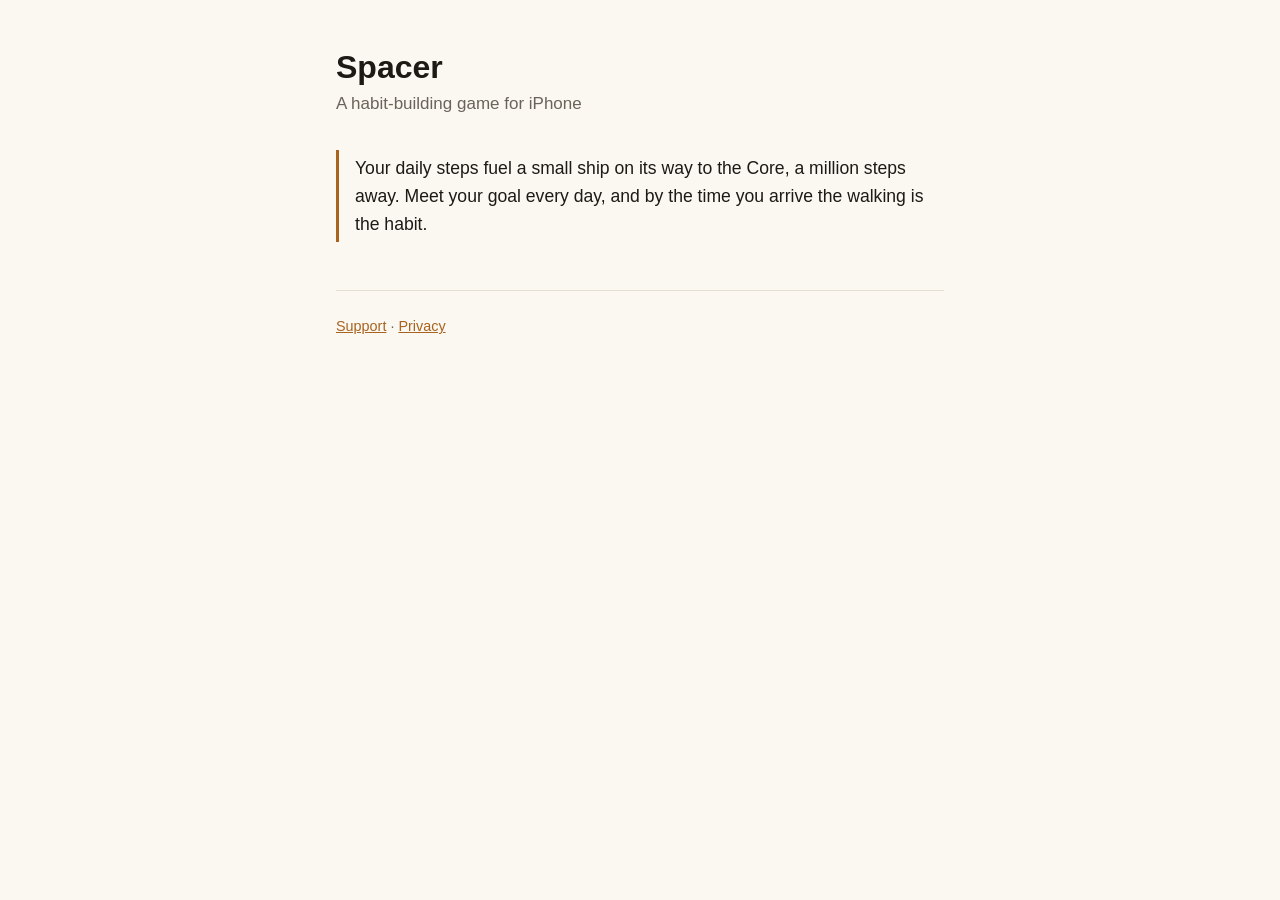
<file: index.html>
<!doctype html>
<html lang="en">
<head>
<meta charset="utf-8">
<meta name="viewport" content="width=device-width, initial-scale=1">
<title>Spacer</title>
<meta name="description" content="A habit-building game for iPhone: your daily steps fuel a ship on its way to the Core.">
<link rel="stylesheet" href="style.css">
</head>
<body>
<main>
  <h1>Spacer</h1>
  <p class="date">A habit-building game for iPhone</p>
  <p class="summary">Your daily steps fuel a small ship on its way to the Core, a million steps away. Meet your goal every day, and by the time you arrive the walking is the habit.</p>
  <footer><nav><a href="support/">Support</a> · <a href="privacy/">Privacy</a></nav></footer>
</main>
</body>
</html>
</file>
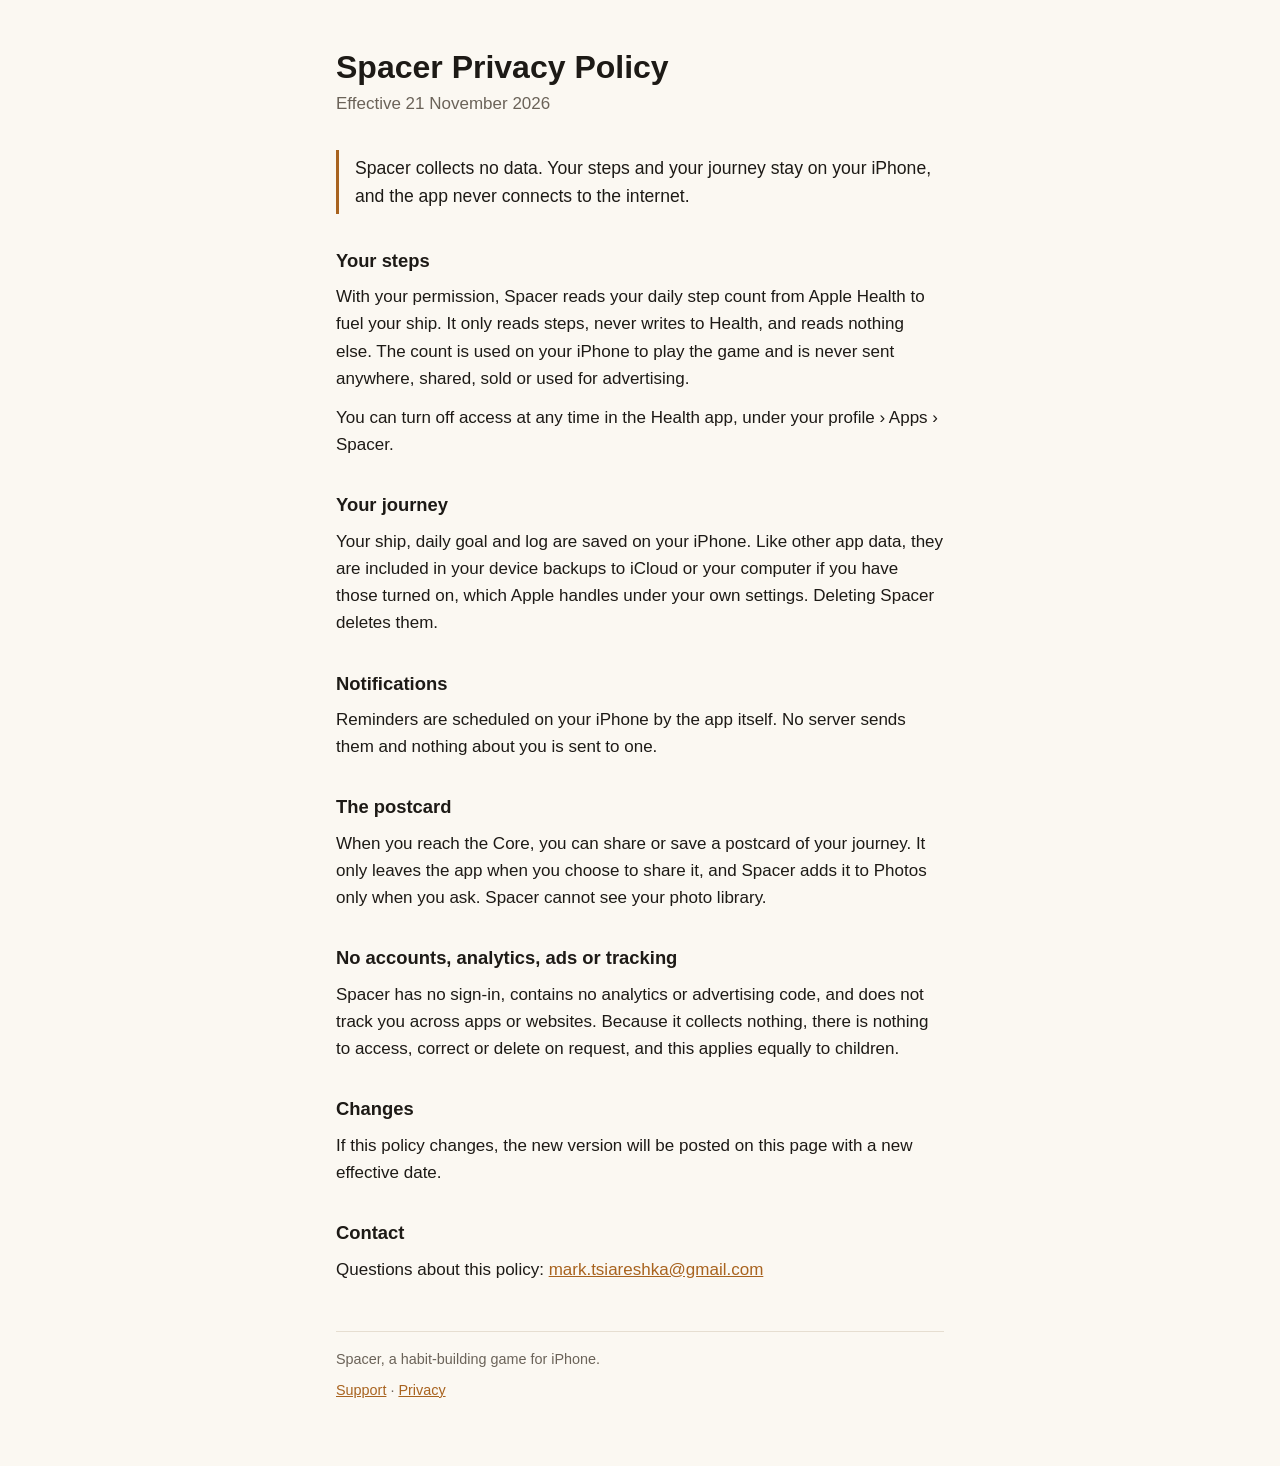
<file: privacy/index.html>
<!doctype html>
<html lang="en">
<head>
<meta charset="utf-8">
<meta name="viewport" content="width=device-width, initial-scale=1">
<title>Spacer Privacy Policy</title>
<meta name="description" content="Spacer collects no data. Your steps stay on your iPhone.">
<link rel="stylesheet" href="../style.css">
</head>
<body>
<main>
  <h1>Spacer Privacy Policy</h1>
  <p class="date">Effective 21 November 2026</p>

  <p class="summary">Spacer collects no data. Your steps and your journey stay on your iPhone, and the app never connects to the internet.</p>

  <h2>Your steps</h2>
  <p>With your permission, Spacer reads your daily step count from Apple Health to fuel your ship. It only reads steps, never writes to Health, and reads nothing else. The count is used on your iPhone to play the game and is never sent anywhere, shared, sold or used for advertising.</p>
  <p>You can turn off access at any time in the Health app, under your profile › Apps › Spacer.</p>

  <h2>Your journey</h2>
  <p>Your ship, daily goal and log are saved on your iPhone. Like other app data, they are included in your device backups to iCloud or your computer if you have those turned on, which Apple handles under your own settings. Deleting Spacer deletes them.</p>

  <h2>Notifications</h2>
  <p>Reminders are scheduled on your iPhone by the app itself. No server sends them and nothing about you is sent to one.</p>

  <h2>The postcard</h2>
  <p>When you reach the Core, you can share or save a postcard of your journey. It only leaves the app when you choose to share it, and Spacer adds it to Photos only when you ask. Spacer cannot see your photo library.</p>

  <h2>No accounts, analytics, ads or tracking</h2>
  <p>Spacer has no sign-in, contains no analytics or advertising code, and does not track you across apps or websites. Because it collects nothing, there is nothing to access, correct or delete on request, and this applies equally to children.</p>

  <h2>Changes</h2>
  <p>If this policy changes, the new version will be posted on this page with a new effective date.</p>

  <h2>Contact</h2>
  <p>Questions about this policy: <a href="mailto:mark.tsiareshka@gmail.com">mark.tsiareshka@gmail.com</a></p>

  <footer>Spacer, a habit-building game for iPhone.<nav><a href="../support/">Support</a> · <a href="../privacy/">Privacy</a></nav></footer>
</main>
</body>
</html>
</file>
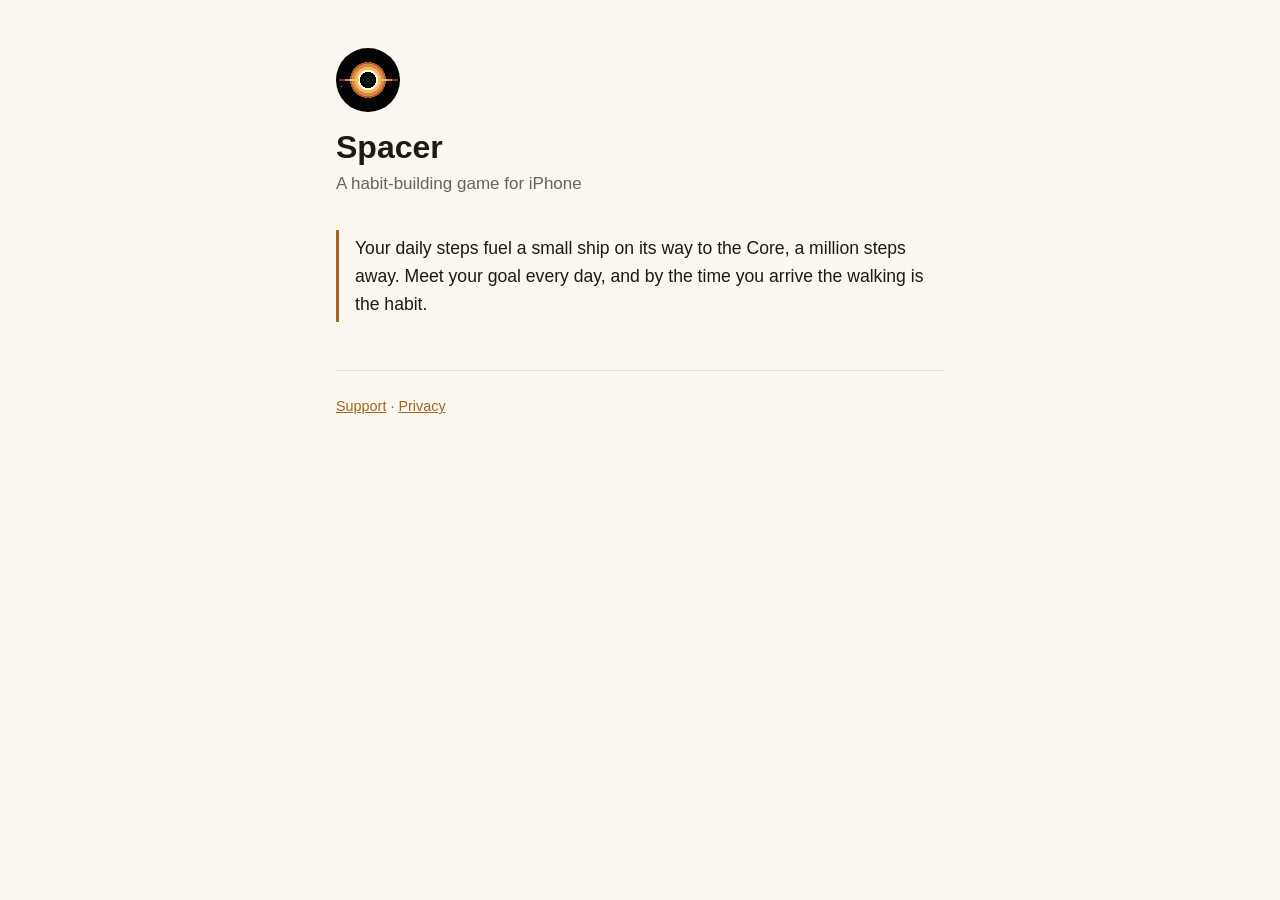
<file: spacer/index.html>
<!doctype html>
<html lang="en">
<head>
<meta charset="utf-8">
<meta name="viewport" content="width=device-width, initial-scale=1">
<title>Spacer</title>
<meta name="description" content="A habit-building game for iPhone: your daily steps fuel a ship on its way to the Core.">
<link rel="icon" type="image/png" href="favicon.png">
<link rel="apple-touch-icon" href="apple-touch-icon.png">
<link rel="stylesheet" href="style.css">
</head>
<body>
<main>
  <img class="icon" src="apple-touch-icon.png" width="64" height="64" alt="">
  <h1>Spacer</h1>
  <p class="date">A habit-building game for iPhone</p>
  <p class="summary">Your daily steps fuel a small ship on its way to the Core, a million steps away. Meet your goal every day, and by the time you arrive the walking is the habit.</p>
  <footer><nav><a href="support/">Support</a> · <a href="privacy/">Privacy</a></nav></footer>
</main>
</body>
</html>
</file>
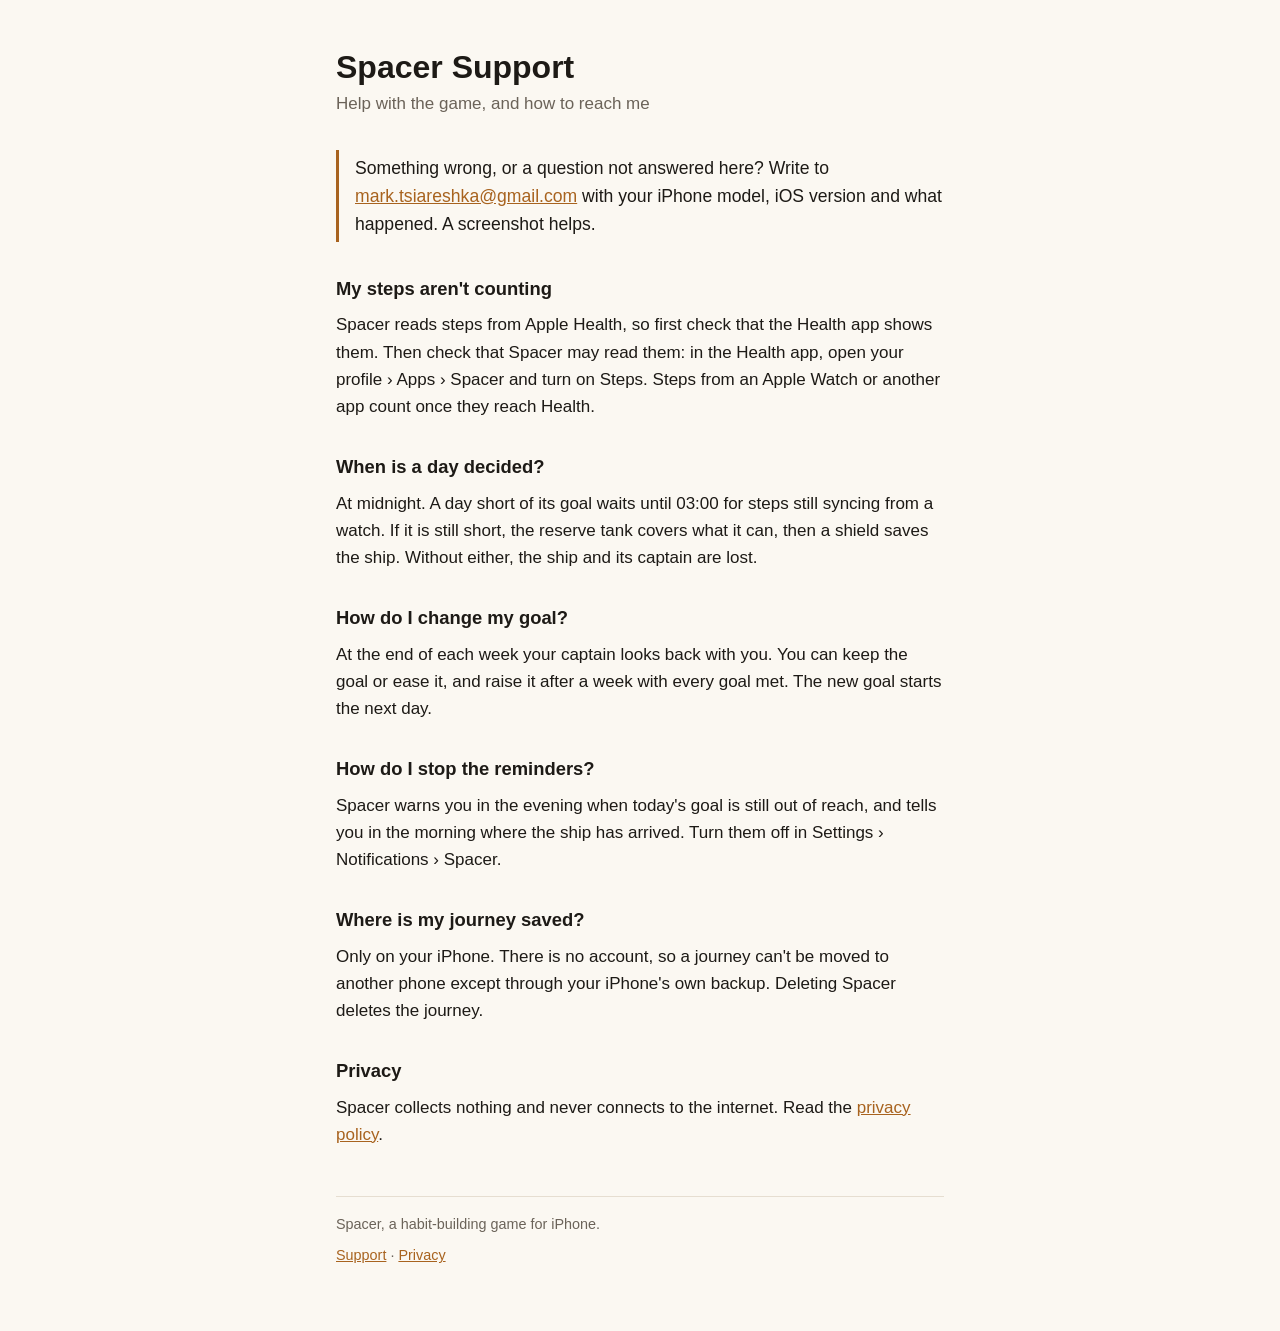
<file: support/index.html>
<!doctype html>
<html lang="en">
<head>
<meta charset="utf-8">
<meta name="viewport" content="width=device-width, initial-scale=1">
<title>Spacer Support</title>
<meta name="description" content="Help with Spacer, the habit-building game fuelled by your steps.">
<link rel="stylesheet" href="../style.css">
</head>
<body>
<main>
  <h1>Spacer Support</h1>
  <p class="date">Help with the game, and how to reach me</p>

  <p class="summary">Something wrong, or a question not answered here? Write to <a href="mailto:mark.tsiareshka@gmail.com">mark.tsiareshka@gmail.com</a> with your iPhone model, iOS version and what happened. A screenshot helps.</p>

  <h2>My steps aren't counting</h2>
  <p>Spacer reads steps from Apple Health, so first check that the Health app shows them. Then check that Spacer may read them: in the Health app, open your profile › Apps › Spacer and turn on Steps. Steps from an Apple Watch or another app count once they reach Health.</p>

  <h2>When is a day decided?</h2>
  <p>At midnight. A day short of its goal waits until 03:00 for steps still syncing from a watch. If it is still short, the reserve tank covers what it can, then a shield saves the ship. Without either, the ship and its captain are lost.</p>

  <h2>How do I change my goal?</h2>
  <p>At the end of each week your captain looks back with you. You can keep the goal or ease it, and raise it after a week with every goal met. The new goal starts the next day.</p>

  <h2>How do I stop the reminders?</h2>
  <p>Spacer warns you in the evening when today's goal is still out of reach, and tells you in the morning where the ship has arrived. Turn them off in Settings › Notifications › Spacer.</p>

  <h2>Where is my journey saved?</h2>
  <p>Only on your iPhone. There is no account, so a journey can't be moved to another phone except through your iPhone's own backup. Deleting Spacer deletes the journey.</p>

  <h2>Privacy</h2>
  <p>Spacer collects nothing and never connects to the internet. Read the <a href="../privacy/">privacy policy</a>.</p>

  <footer>Spacer, a habit-building game for iPhone.<nav><a href="../support/">Support</a> · <a href="../privacy/">Privacy</a></nav></footer>
</main>
</body>
</html>
</file>
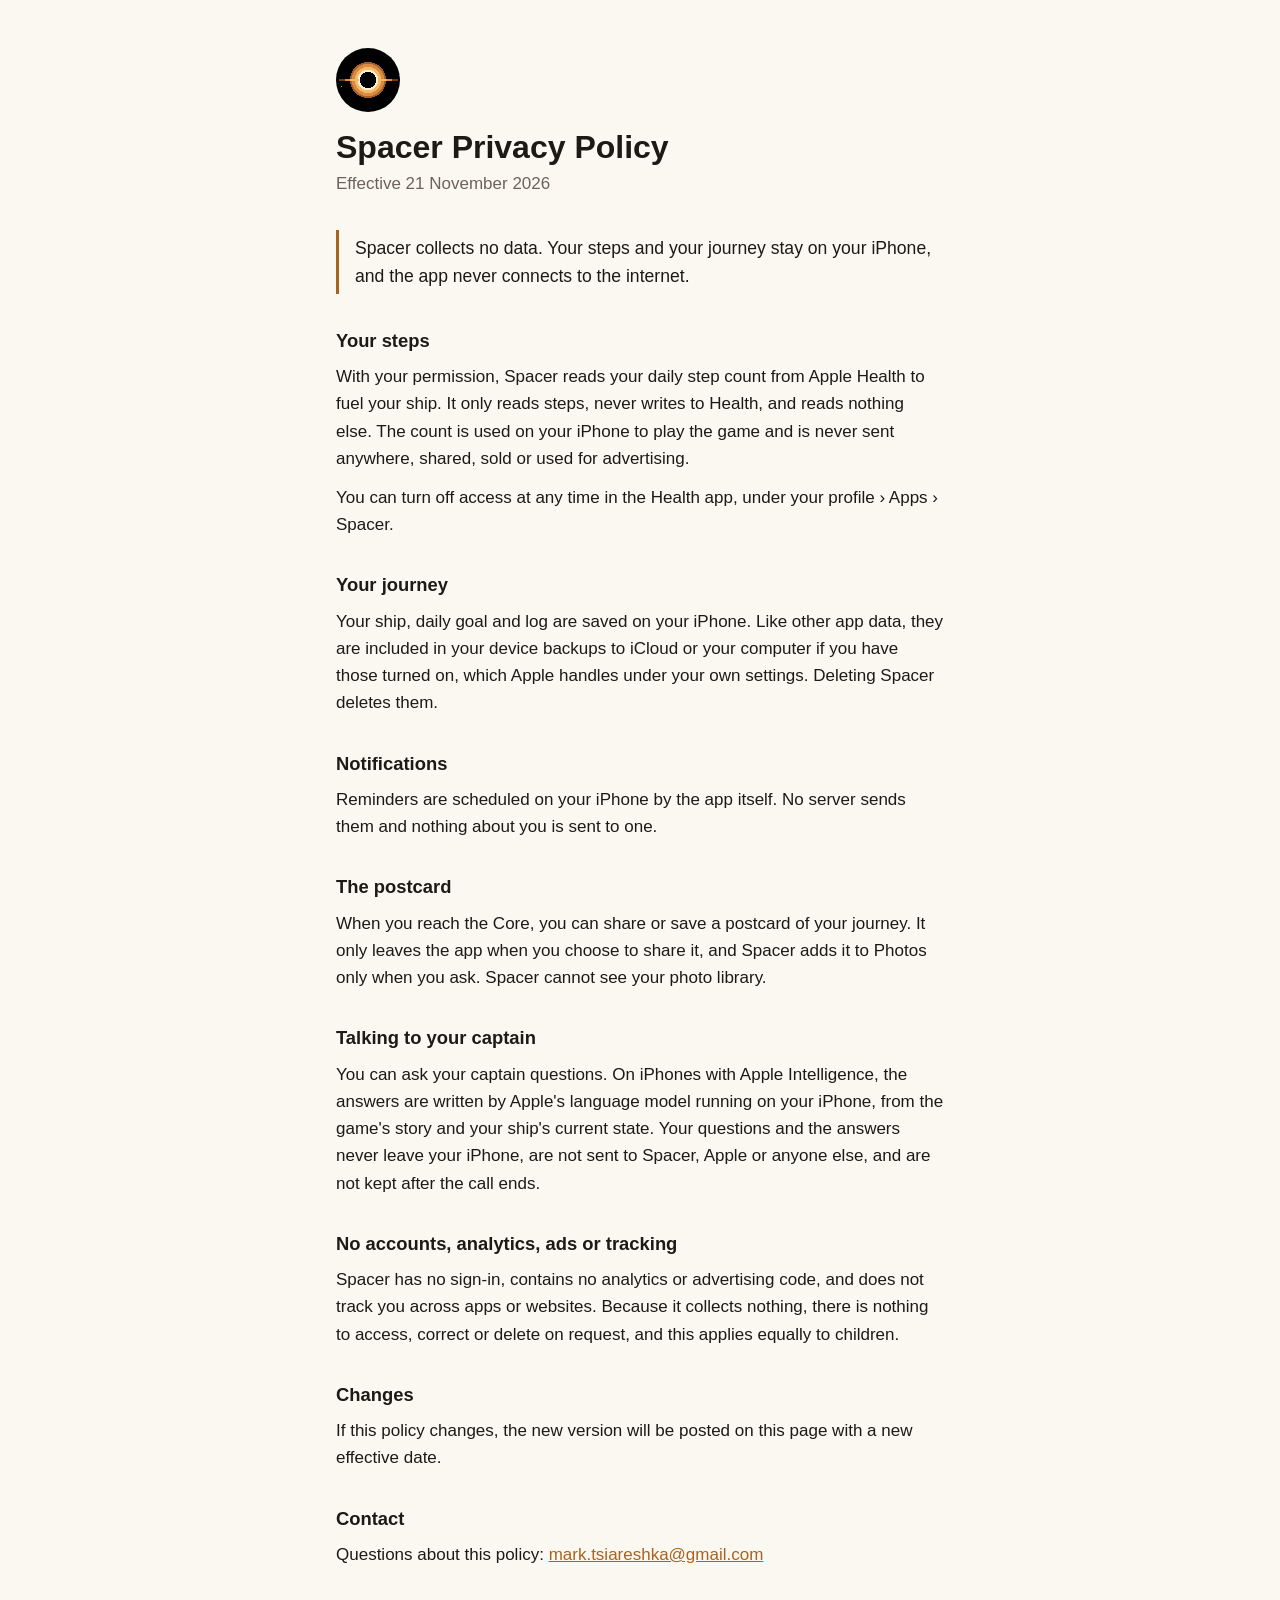
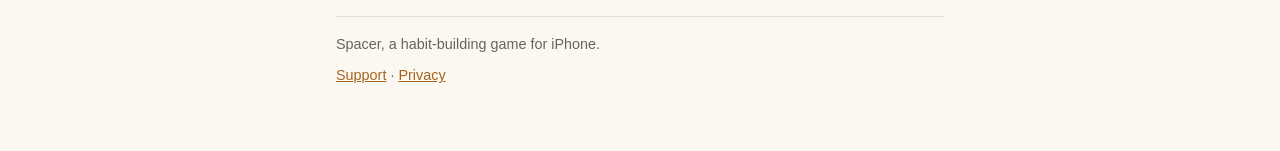
<file: spacer/privacy/index.html>
<!doctype html>
<html lang="en">
<head>
<meta charset="utf-8">
<meta name="viewport" content="width=device-width, initial-scale=1">
<title>Spacer Privacy Policy</title>
<meta name="description" content="Spacer collects no data. Your steps stay on your iPhone.">
<link rel="icon" type="image/png" href="../favicon.png">
<link rel="apple-touch-icon" href="../apple-touch-icon.png">
<link rel="stylesheet" href="../style.css">
</head>
<body>
<main>
  <img class="icon" src="../apple-touch-icon.png" width="64" height="64" alt="">
  <h1>Spacer Privacy Policy</h1>
  <p class="date">Effective 21 November 2026</p>

  <p class="summary">Spacer collects no data. Your steps and your journey stay on your iPhone, and the app never connects to the internet.</p>

  <h2>Your steps</h2>
  <p>With your permission, Spacer reads your daily step count from Apple Health to fuel your ship. It only reads steps, never writes to Health, and reads nothing else. The count is used on your iPhone to play the game and is never sent anywhere, shared, sold or used for advertising.</p>
  <p>You can turn off access at any time in the Health app, under your profile › Apps › Spacer.</p>

  <h2>Your journey</h2>
  <p>Your ship, daily goal and log are saved on your iPhone. Like other app data, they are included in your device backups to iCloud or your computer if you have those turned on, which Apple handles under your own settings. Deleting Spacer deletes them.</p>

  <h2>Notifications</h2>
  <p>Reminders are scheduled on your iPhone by the app itself. No server sends them and nothing about you is sent to one.</p>

  <h2>The postcard</h2>
  <p>When you reach the Core, you can share or save a postcard of your journey. It only leaves the app when you choose to share it, and Spacer adds it to Photos only when you ask. Spacer cannot see your photo library.</p>

  <h2>Talking to your captain</h2>
  <p>You can ask your captain questions. On iPhones with Apple Intelligence, the answers are written by Apple's language model running on your iPhone, from the game's story and your ship's current state. Your questions and the answers never leave your iPhone, are not sent to Spacer, Apple or anyone else, and are not kept after the call ends.</p>

  <h2>No accounts, analytics, ads or tracking</h2>
  <p>Spacer has no sign-in, contains no analytics or advertising code, and does not track you across apps or websites. Because it collects nothing, there is nothing to access, correct or delete on request, and this applies equally to children.</p>

  <h2>Changes</h2>
  <p>If this policy changes, the new version will be posted on this page with a new effective date.</p>

  <h2>Contact</h2>
  <p>Questions about this policy: <a href="mailto:mark.tsiareshka@gmail.com">mark.tsiareshka@gmail.com</a></p>

  <footer>Spacer, a habit-building game for iPhone.<nav><a href="../support/">Support</a> · <a href="../privacy/">Privacy</a></nav></footer>
</main>
</body>
</html>
</file>
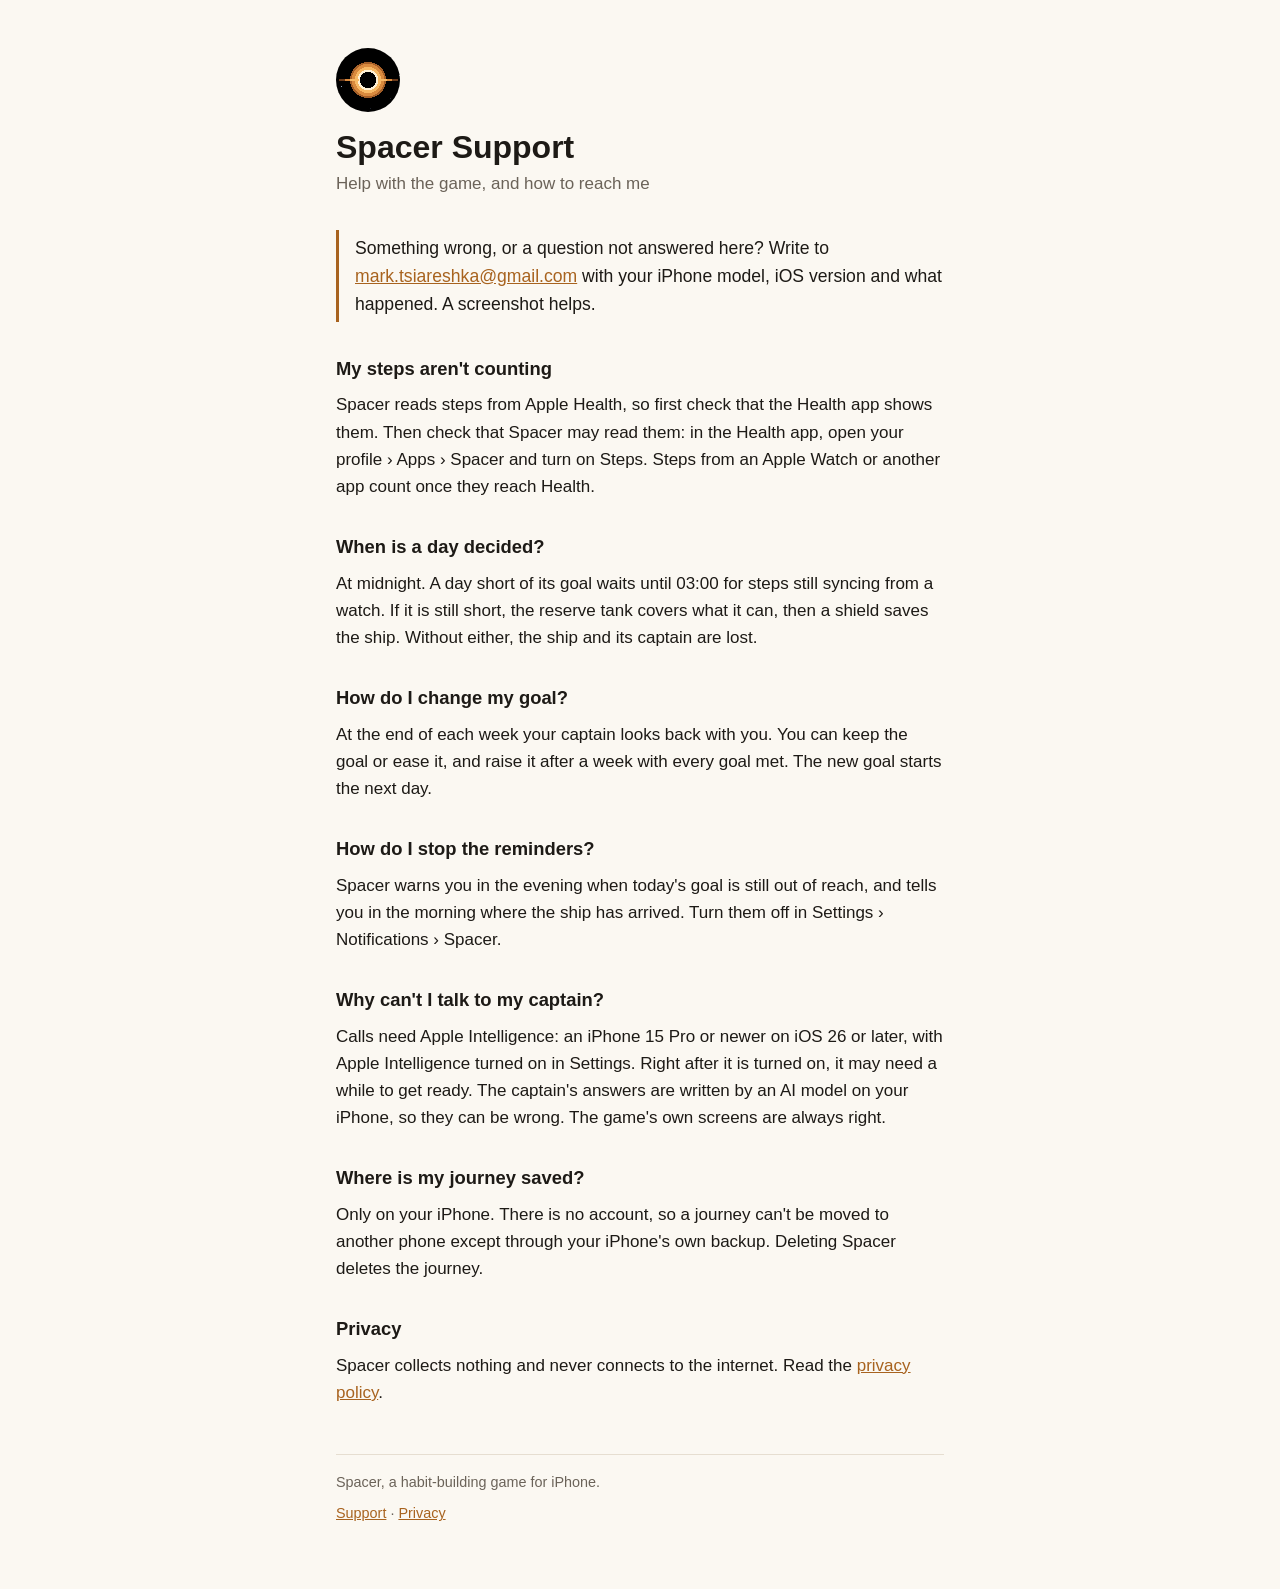
<file: spacer/support/index.html>
<!doctype html>
<html lang="en">
<head>
<meta charset="utf-8">
<meta name="viewport" content="width=device-width, initial-scale=1">
<title>Spacer Support</title>
<meta name="description" content="Help with Spacer, the habit-building game fuelled by your steps.">
<link rel="icon" type="image/png" href="../favicon.png">
<link rel="apple-touch-icon" href="../apple-touch-icon.png">
<link rel="stylesheet" href="../style.css">
</head>
<body>
<main>
  <img class="icon" src="../apple-touch-icon.png" width="64" height="64" alt="">
  <h1>Spacer Support</h1>
  <p class="date">Help with the game, and how to reach me</p>

  <p class="summary">Something wrong, or a question not answered here? Write to <a href="mailto:mark.tsiareshka@gmail.com">mark.tsiareshka@gmail.com</a> with your iPhone model, iOS version and what happened. A screenshot helps.</p>

  <h2>My steps aren't counting</h2>
  <p>Spacer reads steps from Apple Health, so first check that the Health app shows them. Then check that Spacer may read them: in the Health app, open your profile › Apps › Spacer and turn on Steps. Steps from an Apple Watch or another app count once they reach Health.</p>

  <h2>When is a day decided?</h2>
  <p>At midnight. A day short of its goal waits until 03:00 for steps still syncing from a watch. If it is still short, the reserve tank covers what it can, then a shield saves the ship. Without either, the ship and its captain are lost.</p>

  <h2>How do I change my goal?</h2>
  <p>At the end of each week your captain looks back with you. You can keep the goal or ease it, and raise it after a week with every goal met. The new goal starts the next day.</p>

  <h2>How do I stop the reminders?</h2>
  <p>Spacer warns you in the evening when today's goal is still out of reach, and tells you in the morning where the ship has arrived. Turn them off in Settings › Notifications › Spacer.</p>

  <h2>Why can't I talk to my captain?</h2>
  <p>Calls need Apple Intelligence: an iPhone 15 Pro or newer on iOS 26 or later, with Apple Intelligence turned on in Settings. Right after it is turned on, it may need a while to get ready. The captain's answers are written by an AI model on your iPhone, so they can be wrong. The game's own screens are always right.</p>

  <h2>Where is my journey saved?</h2>
  <p>Only on your iPhone. There is no account, so a journey can't be moved to another phone except through your iPhone's own backup. Deleting Spacer deletes the journey.</p>

  <h2>Privacy</h2>
  <p>Spacer collects nothing and never connects to the internet. Read the <a href="../privacy/">privacy policy</a>.</p>

  <footer>Spacer, a habit-building game for iPhone.<nav><a href="../support/">Support</a> · <a href="../privacy/">Privacy</a></nav></footer>
</main>
</body>
</html>
</file>
<file: style.css>
:root {
  --bg: #fbf8f2;
  --text: #1d1a16;
  --muted: #6b6359;
  --accent: #a8631f;
  --rule: #e6ded1;
}
@media (prefers-color-scheme: dark) {
  :root {
    --bg: #0b0a0d;
    --text: #ece6dc;
    --muted: #9a9187;
    --accent: #f4b860;
    --rule: #26232a;
  }
}
* { box-sizing: border-box; }
body {
  margin: 0;
  background: var(--bg);
  color: var(--text);
  font: 17px/1.6 -apple-system, BlinkMacSystemFont, "Segoe UI", Roboto, sans-serif;
}
main { max-width: 640px; margin: 0 auto; padding: 48px 16px 64px; }
h1 { font-size: 2rem; line-height: 1.2; margin: 0 0 4px; }
.date { color: var(--muted); margin: 0 0 32px; }
.summary {
  border-left: 3px solid var(--accent);
  padding: 4px 0 4px 16px;
  margin: 0 0 32px;
  font-size: 1.1rem;
}
h2 { font-size: 1.15rem; margin: 32px 0 8px; }
p { margin: 0 0 12px; }
a { color: var(--accent); }
footer { margin-top: 48px; padding-top: 16px; border-top: 1px solid var(--rule); color: var(--muted); font-size: 0.9rem; }
nav { margin-top: 8px; }
</file>
<file: spacer/style.css>
:root {
  --bg: #fbf8f2;
  --text: #1d1a16;
  --muted: #6b6359;
  --accent: #a8631f;
  --rule: #e6ded1;
}
@media (prefers-color-scheme: dark) {
  :root {
    --bg: #0b0a0d;
    --text: #ece6dc;
    --muted: #9a9187;
    --accent: #f4b860;
    --rule: #26232a;
  }
}
* { box-sizing: border-box; }
body {
  margin: 0;
  background: var(--bg);
  color: var(--text);
  font: 17px/1.6 -apple-system, BlinkMacSystemFont, "Segoe UI", Roboto, sans-serif;
}
main { max-width: 640px; margin: 0 auto; padding: 48px 16px 64px; }
.icon { display: block; margin: 0 0 16px; border-radius: 50%; image-rendering: pixelated; }
h1 { font-size: 2rem; line-height: 1.2; margin: 0 0 4px; }
.date { color: var(--muted); margin: 0 0 32px; }
.summary {
  border-left: 3px solid var(--accent);
  padding: 4px 0 4px 16px;
  margin: 0 0 32px;
  font-size: 1.1rem;
}
h2 { font-size: 1.15rem; margin: 32px 0 8px; }
p { margin: 0 0 12px; }
a { color: var(--accent); }
footer { margin-top: 48px; padding-top: 16px; border-top: 1px solid var(--rule); color: var(--muted); font-size: 0.9rem; }
nav { margin-top: 8px; }
</file>
